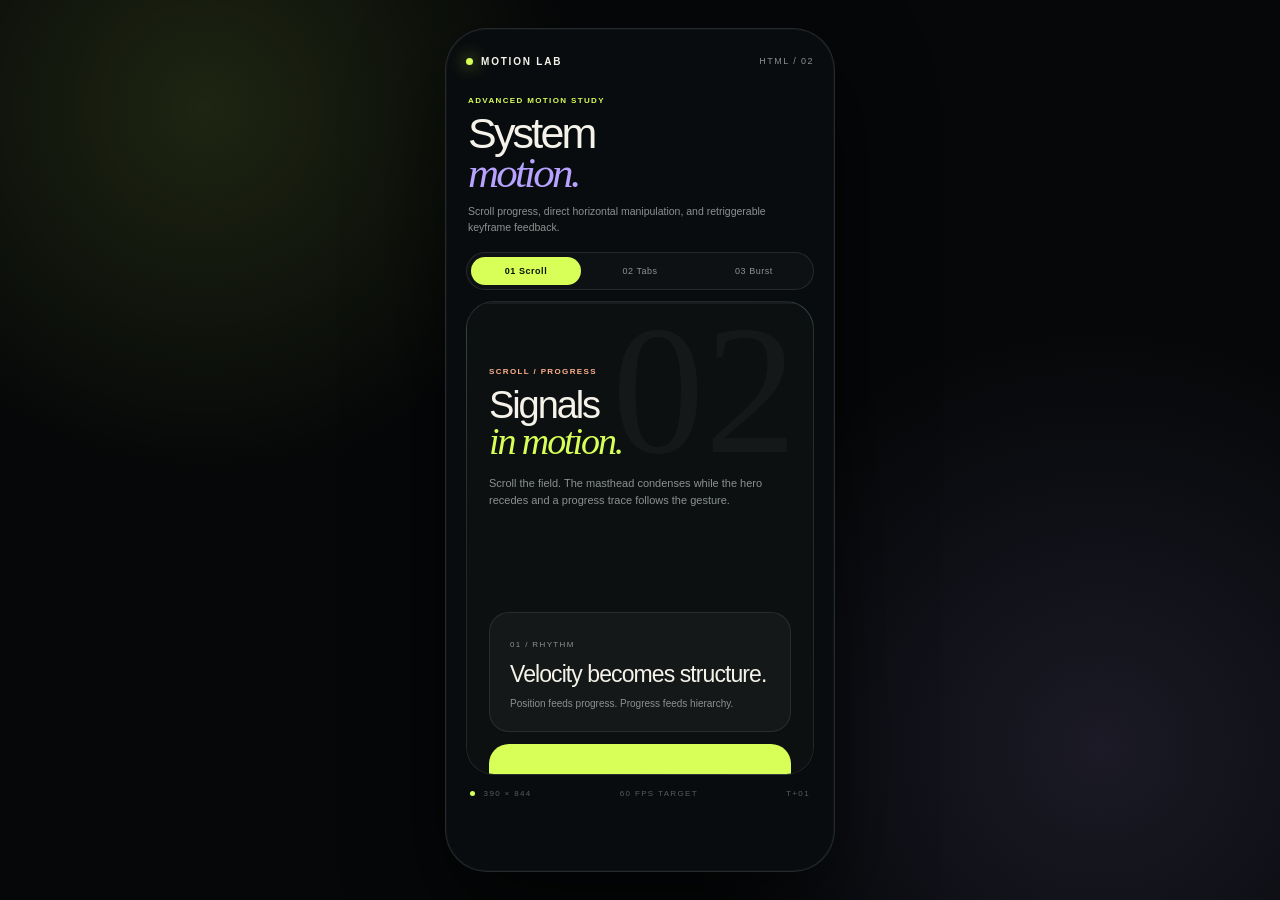
<file: assets/html-motion-lab-02/index.html>
<!doctype html>
<html lang="zh-CN">
  <head>
    <meta charset="UTF-8" />
    <meta name="viewport" content="width=device-width, initial-scale=1, viewport-fit=cover" />
    <meta name="theme-color" content="#080b0d" />
    <title>Motion Lab 02 · HTML reference</title>
    <link rel="stylesheet" href="./styles.css" />
  </head>
  <body>
    <main class="device" aria-label="Motion Lab 02 reference app">
      <header class="topbar">
        <div class="brand"><span class="brand-dot"></span><span>MOTION LAB</span></div>
        <span class="build-tag">HTML / 02</span>
      </header>

      <section class="intro">
        <p class="eyebrow">ADVANCED MOTION STUDY</p>
        <h1>System<br /><em>motion.</em></h1>
        <p class="intro-copy">Scroll progress, direct horizontal manipulation, and retriggerable keyframe feedback.</p>
      </section>

      <nav class="scene-switch" aria-label="Batch two scenes">
        <button class="scene-tab is-active" type="button" data-scene-button="scroll" aria-selected="true">01 Scroll</button>
        <button class="scene-tab" type="button" data-scene-button="tabs" aria-selected="false">02 Tabs</button>
        <button class="scene-tab" type="button" data-scene-button="burst" aria-selected="false">03 Burst</button>
      </nav>

      <section class="stage" id="stage" aria-live="polite">
        <section class="scene scene-scroll is-active" data-scene-panel="scroll" aria-label="Scroll-linked header">
          <div class="scroll-progress"><i id="scrollProgress"></i></div>
          <div class="compact-bar" id="compactBar">
            <span>FIELD NOTES</span>
            <span>00 — 03</span>
          </div>
          <div class="scroll-view" id="scrollView">
            <article class="scroll-hero" id="scrollHero">
              <div class="hero-number">02</div>
              <p class="scene-kicker">SCROLL / PROGRESS</p>
              <h2>Signals<br /><em>in motion.</em></h2>
              <p>Scroll the field. The masthead condenses while the hero recedes and a progress trace follows the gesture.</p>
            </article>
            <div class="feed-list">
              <article class="feed-card">
                <span>01 / RHYTHM</span>
                <h3>Velocity becomes structure.</h3>
                <p>Position feeds progress. Progress feeds hierarchy.</p>
              </article>
              <article class="feed-card acid">
                <span>02 / PERCEPTION</span>
                <h3>The header remembers.</h3>
                <p>A sticky surface keeps context while content moves beneath it.</p>
              </article>
              <article class="feed-card">
                <span>03 / REST</span>
                <h3>Stop at a readable frame.</h3>
                <p>The motion trace settles without overshooting the content.</p>
              </article>
            </div>
          </div>
        </section>

        <section class="scene scene-tabs" data-scene-panel="tabs" aria-label="Swipeable segmented tabs">
          <div class="scene-head">
            <p class="scene-kicker">GESTURE / SWIPE</p>
            <h2>Three signals.</h2>
          </div>
          <div class="segmented" id="segmented">
            <div class="tab-pill" id="tabPill"></div>
            <button class="tab-choice is-active" type="button" data-tab-button="0">Pulse</button>
            <button class="tab-choice" type="button" data-tab-button="1">Drift</button>
            <button class="tab-choice" type="button" data-tab-button="2">Orbit</button>
          </div>
          <div class="tab-viewport" id="tabViewport">
            <div class="tab-track" id="tabTrack">
              <article class="tab-panel panel-pulse">
                <div class="panel-orbit"><i></i><i></i><i></i></div>
                <span>01 / PULSE</span>
                <h3>Short intervals, clear response.</h3>
                <p>Tap a segment or drag the surface horizontally.</p>
              </article>
              <article class="tab-panel panel-drift">
                <div class="drift-lines"><i></i><i></i><i></i><i></i></div>
                <span>02 / DRIFT</span>
                <h3>Movement that keeps its place.</h3>
                <p>The selected index owns the indicator and content.</p>
              </article>
              <article class="tab-panel panel-orbit">
                <div class="orbit-ring"><i></i></div>
                <span>03 / ORBIT</span>
                <h3>One system, three expressions.</h3>
                <p>Release snaps to the nearest stable state.</p>
              </article>
            </div>
          </div>
          <div class="tab-foot"><span id="tabState">INDEX 00</span><span>DRAG OR TAP</span></div>
        </section>

        <section class="scene scene-burst" data-scene-panel="burst" aria-label="Retriggerable keyframe burst">
          <div class="scene-head burst-head">
            <p class="scene-kicker">KEYFRAME / RETRIGGER</p>
            <h2>Make it land.</h2>
          </div>
          <div class="burst-zone" id="burstZone">
            <div class="burst-ring ring-a" data-burst-ring></div>
            <div class="burst-ring ring-b" data-burst-ring></div>
            <div class="burst-ring ring-c" data-burst-ring></div>
            <div class="particle-field" id="particleField"></div>
            <button class="burst-button" id="burstButton" type="button" aria-label="Trigger reaction">
              <span>✦</span>
            </button>
          </div>
          <div class="burst-meta">
            <div><span>REACTIONS</span><strong id="reactionCount">128</strong></div>
            <button class="motion-toggle" id="motionToggle" type="button" aria-pressed="true">MOTION ON</button>
          </div>
          <p class="burst-note">Tap repeatedly. The keyframe sequence restarts from the current visual state; rings and particles are cancelled before re-entry.</p>
        </section>
      </section>

      <footer class="dock">
        <span><i class="dock-dot"></i> 390 × 844</span>
        <span>60 FPS TARGET</span>
        <span id="clock">T+00</span>
      </footer>
    </main>

    <script src="./app.js"></script>
  </body>
</html>
</file>
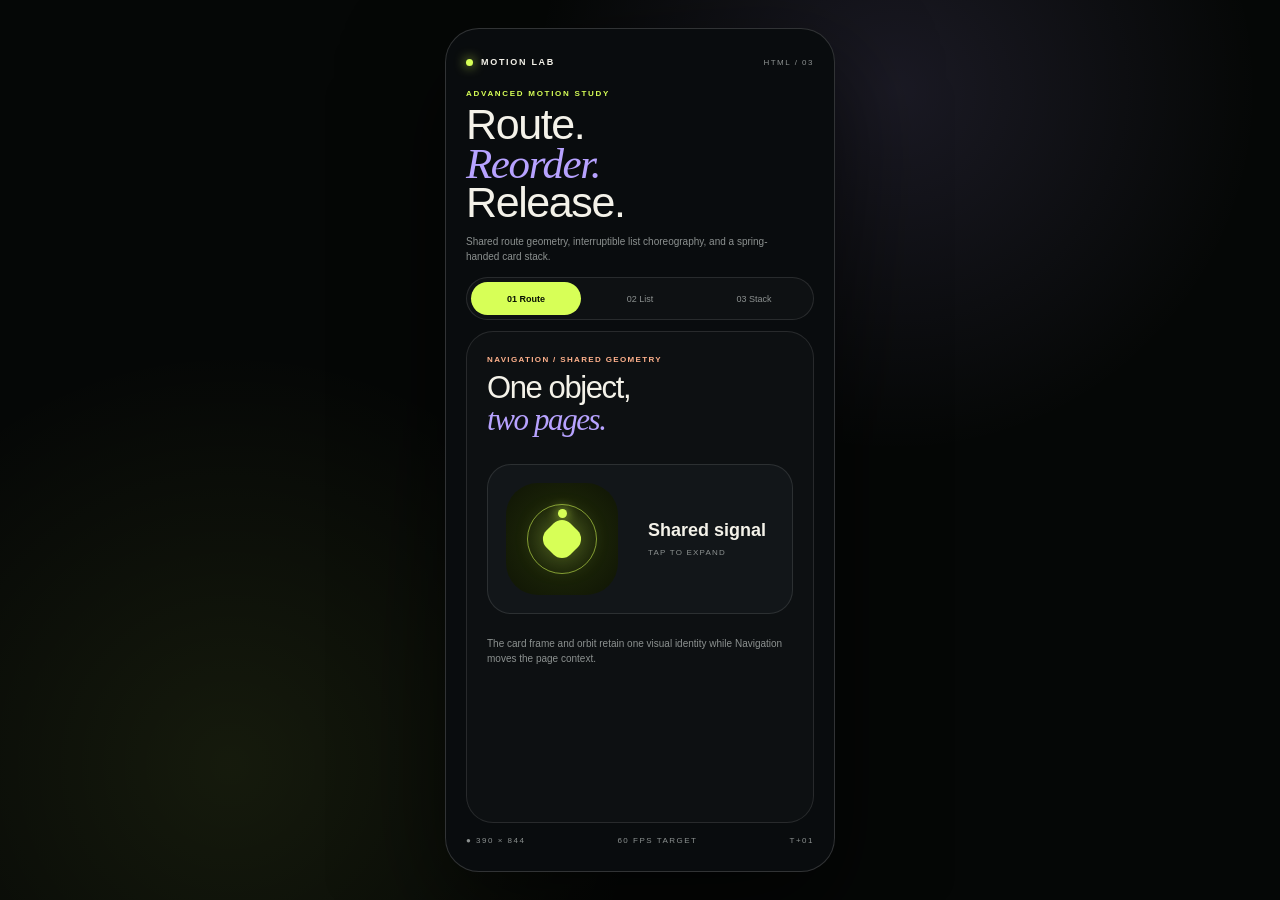
<file: assets/html-motion-lab-03/index.html>
<!doctype html>
<html lang="zh-CN">
  <head>
    <meta charset="UTF-8" />
    <meta name="viewport" content="width=device-width, initial-scale=1, viewport-fit=cover" />
    <meta name="theme-color" content="#080b0d" />
    <title>Motion Lab 03 · HTML reference</title>
    <link rel="stylesheet" href="./styles.css" />
  </head>
  <body>
    <main class="device" aria-label="Motion Lab 03 reference app">
      <header class="topbar">
        <div class="brand"><span class="brand-dot"></span><span>MOTION LAB</span></div>
        <span class="build-tag">HTML / 03</span>
      </header>

      <section class="intro">
        <p class="eyebrow">ADVANCED MOTION STUDY</p>
        <h1>Route.<br /><em>Reorder.</em><br />Release.</h1>
        <p class="intro-copy">Shared route geometry, interruptible list choreography, and a spring-handed card stack.</p>
      </section>

      <nav class="scene-switch" aria-label="Batch three scenes">
        <button class="scene-tab is-active" type="button" data-scene-button="route" aria-selected="true">01 Route</button>
        <button class="scene-tab" type="button" data-scene-button="list" aria-selected="false">02 List</button>
        <button class="scene-tab" type="button" data-scene-button="stack" aria-selected="false">03 Stack</button>
      </nav>

      <section class="stage" id="stage" aria-live="polite">
        <section class="scene scene-route is-active" data-scene-panel="route" aria-label="Navigation shared geometry">
          <div class="route-home" id="routeHome">
            <div class="scene-head">
              <p class="scene-kicker">NAVIGATION / SHARED GEOMETRY</p>
              <h2>One object,<br /><em>two pages.</em></h2>
            </div>
            <button class="route-card" id="routeCard" type="button" aria-label="Open shared route">
              <span class="route-visual" id="routeVisual">
                <i class="route-orbit"></i>
                <i class="route-core"></i>
              </span>
              <span class="route-copy"><b>Shared signal</b><small>TAP TO EXPAND</small></span>
            </button>
            <p class="scene-note">The card frame and orbit retain one visual identity while Navigation moves the page context.</p>
          </div>
          <article class="route-detail" id="routeDetail" aria-hidden="true">
            <button class="detail-close" id="detailClose" type="button" aria-label="Close detail">←</button>
            <p class="scene-kicker">ROUTE / DETAIL</p>
            <h2>Context stays<br /><em>continuous.</em></h2>
            <div class="detail-hero" id="detailHero">
              <span class="detail-visual" id="detailVisual">
                <i class="route-orbit"></i>
                <i class="route-core"></i>
              </span>
              <div class="detail-lines"><i></i><i></i><i></i></div>
            </div>
            <div class="detail-meta">
              <span>IDENTITY LOCKED</span>
              <strong>03 / ROUTE</strong>
            </div>
            <p class="scene-note">Push and pop run inside one explicit animated boundary so the shared element and page surface arrive together.</p>
          </article>
        </section>

        <section class="scene scene-list" data-scene-panel="list" aria-label="Interruptible list insertion and removal">
          <div class="scene-head">
            <p class="scene-kicker">LIST / INTERRUPTIBLE</p>
            <h2>Change without<br /><em>a hard cut.</em></h2>
          </div>
          <div class="list-toolbar">
            <button class="mini-button acid" id="addRow" type="button">ADD</button>
            <button class="mini-button" id="removeRow" type="button">REMOVE</button>
            <button class="mini-button danger" id="chaosRows" type="button">RAPID</button>
          </div>
          <div class="row-list" id="rowList" aria-label="Animated rows"></div>
          <div class="list-footer"><span id="rowCount">04 ROWS</span><span>LAYOUT OWNED BY STATE</span></div>
        </section>

        <section class="scene scene-stack" data-scene-panel="stack" aria-label="Draggable card stack">
          <div class="scene-head">
            <p class="scene-kicker">GESTURE / INERTIA</p>
            <h2>Drag. Tilt.<br /><em>Release.</em></h2>
          </div>
          <div class="stack-field" id="stackField">
            <article class="stack-card stack-back card-three"><span>03</span><small>PERSPECTIVE</small></article>
            <article class="stack-card stack-back card-two"><span>02</span><small>VELOCITY</small></article>
            <article class="stack-card stack-top" id="stackTop">
              <span class="card-index" id="stackIndex">01</span>
              <div class="card-glyph"><i></i></div>
              <strong id="stackTitle">Spring handed.</strong>
              <small>DRAG OR FLING THE TOP CARD</small>
            </article>
          </div>
          <div class="stack-footer"><span>THRESHOLD 110</span><button class="mini-button" id="resetStack" type="button">RESET</button></div>
        </section>
      </section>

      <footer class="footer">
        <span>● 390 × 844</span><span>60 FPS TARGET</span><span id="clock">T+00</span>
      </footer>
    </main>
    <script src="./app.js"></script>
  </body>
</html>
</file>
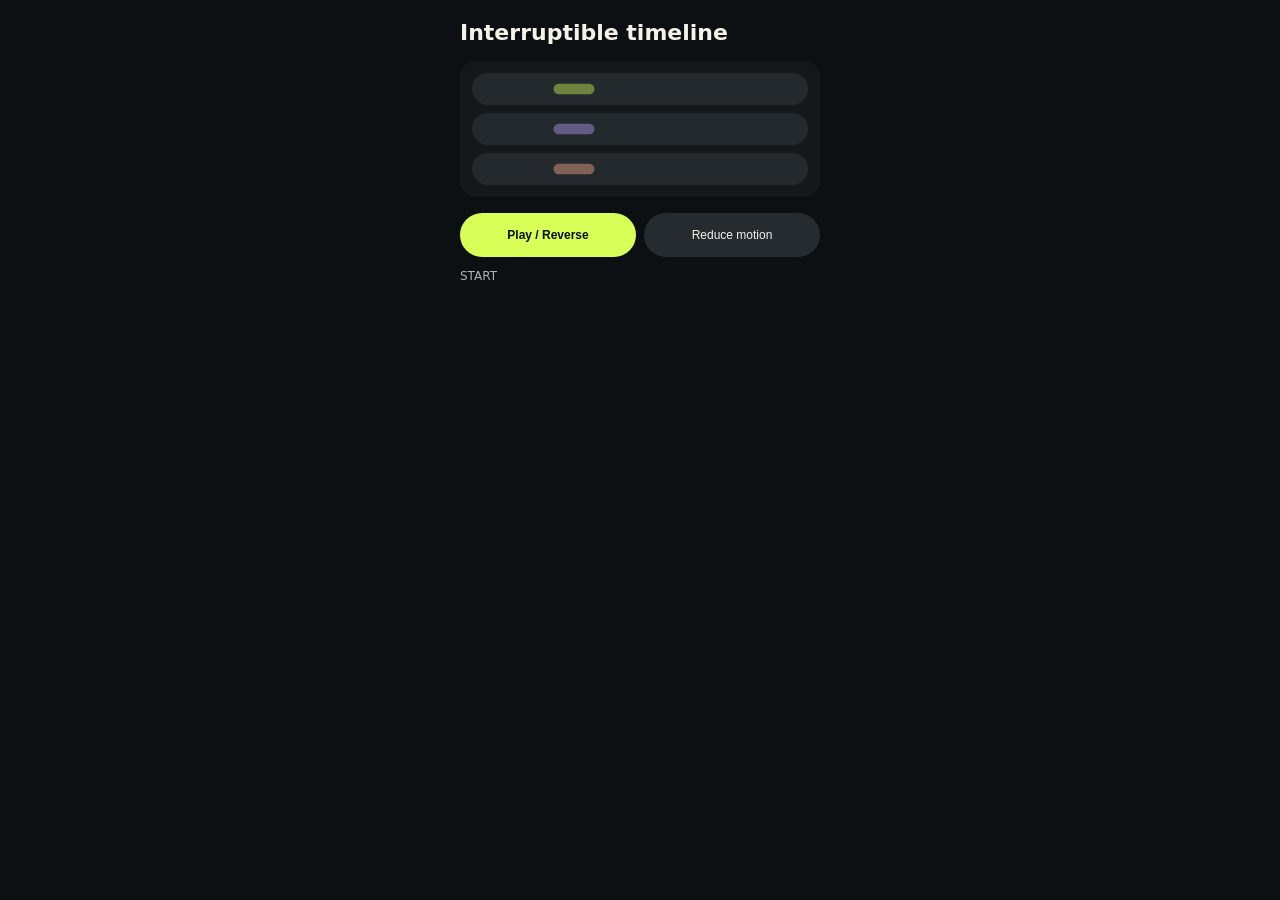
<file: assets/html-motion-lab-04/index.html>
<!doctype html>
<html lang="en">
<meta charset="utf-8">
<meta name="viewport" content="width=device-width,initial-scale=1">
<title>Interruptible timeline</title>
<style>
  * { box-sizing: border-box; }
  body { margin: 0; padding: 20px; background: #0d1012; color: #f4f2e9; font: 16px system-ui, sans-serif; }
  main { max-width: 360px; margin: auto; }
  h1 { font-size: 22px; margin: 0 0 16px; }
  #tracks { display: grid; justify-items: center; gap: 8px; padding: 12px; background: #14181b; border-radius: 16px; }
  .track { display: grid; place-items: center; width: 100%; height: 32px; border-radius: 16px; background: #24292d; }
  .mark { width: 54px; height: 14px; border-radius: 7px; }
  .track:nth-child(1) .mark { background: #d7ff57; }
  .track:nth-child(2) .mark { background: #b7a2ff; }
  .track:nth-child(3) .mark { background: #ffb18c; }
  .actions { display: flex; gap: 8px; margin-top: 16px; }
  button { flex: 1; height: 44px; border: 0; border-radius: 22px; background: #262b30; color: #f4f2e9; font-size: 12px; }
  #play { background: #d7ff57; color: #081004; font-weight: bold; }
  #status { color: #aeb4b5; font-size: 12px; }
</style>
<main>
  <h1>Interruptible timeline</h1>
  <div id="tracks" aria-hidden="true">
    <div class="track"><div class="mark"></div></div>
    <div class="track"><div class="mark"></div></div>
    <div class="track"><div class="mark"></div></div>
  </div>
  <div class="actions">
    <button id="play" aria-pressed="false">Play / Reverse</button>
    <button id="reduce" aria-pressed="false">Reduce motion</button>
  </div>
  <p id="status">START</p>
</main>
<script>
  const duration = 1400;
  const marks = [...document.querySelectorAll('.mark')];
  const windows = [[0, 0.62], [0.17, 0.78], [0.34, 1]];
  const play = document.querySelector('#play');
  const reduce = document.querySelector('#reduce');
  const status = document.querySelector('#status');
  let progress = 0;
  let goal = 0;
  let frame = 0;
  let reduced = matchMedia('(prefers-reduced-motion: reduce)').matches;

  const ease = (p) => p * p * (3 - 2 * p);
  function render(p) {
    progress = p;
    marks.forEach((mark, index) => {
      const [start, end] = windows[index];
      const local = Math.max(0, Math.min(1, (p - start) / (end - start)));
      const arrive = ease(Math.min(1, local / 0.8));
      const settle = ease(Math.max(0, (local - 0.8) / 0.2));
      mark.style.transform = `translateX(${-66 + 140 * arrive - 8 * settle}px) scale(${0.76 + 0.29 * arrive - 0.05 * settle})`;
      mark.style.opacity = 0.42 + 0.58 * arrive;
    });
  }

  function stopAtGoal() {
    render(goal);
    status.textContent = goal ? 'END' : 'START';
  }

  function toggle() {
    goal = 1 - goal;
    play.setAttribute('aria-pressed', Boolean(goal));
    cancelAnimationFrame(frame);
    const from = progress;
    const span = duration * Math.abs(goal - from);
    if (reduced || span < 1) {
      stopAtGoal();
      return;
    }
    status.textContent = goal ? 'FORWARD' : 'REVERSE';
    const start = performance.now();
    function tick(now) {
      const t = Math.max(0, Math.min(1, (now - start) / span));
      if (t === 1) stopAtGoal();
      else {
        render(from + (goal - from) * t);
        frame = requestAnimationFrame(tick);
      }
    }
    frame = requestAnimationFrame(tick);
  }

  play.addEventListener('click', toggle);
  reduce.setAttribute('aria-pressed', reduced);
  reduce.addEventListener('click', () => {
    reduced = !reduced;
    reduce.setAttribute('aria-pressed', reduced);
    if (reduced) {
      cancelAnimationFrame(frame);
      stopAtGoal();
    }
  });
  window.motionLab = { toggleTimeline: () => play.click() };
  render(0);
</script>
</html>
</file>
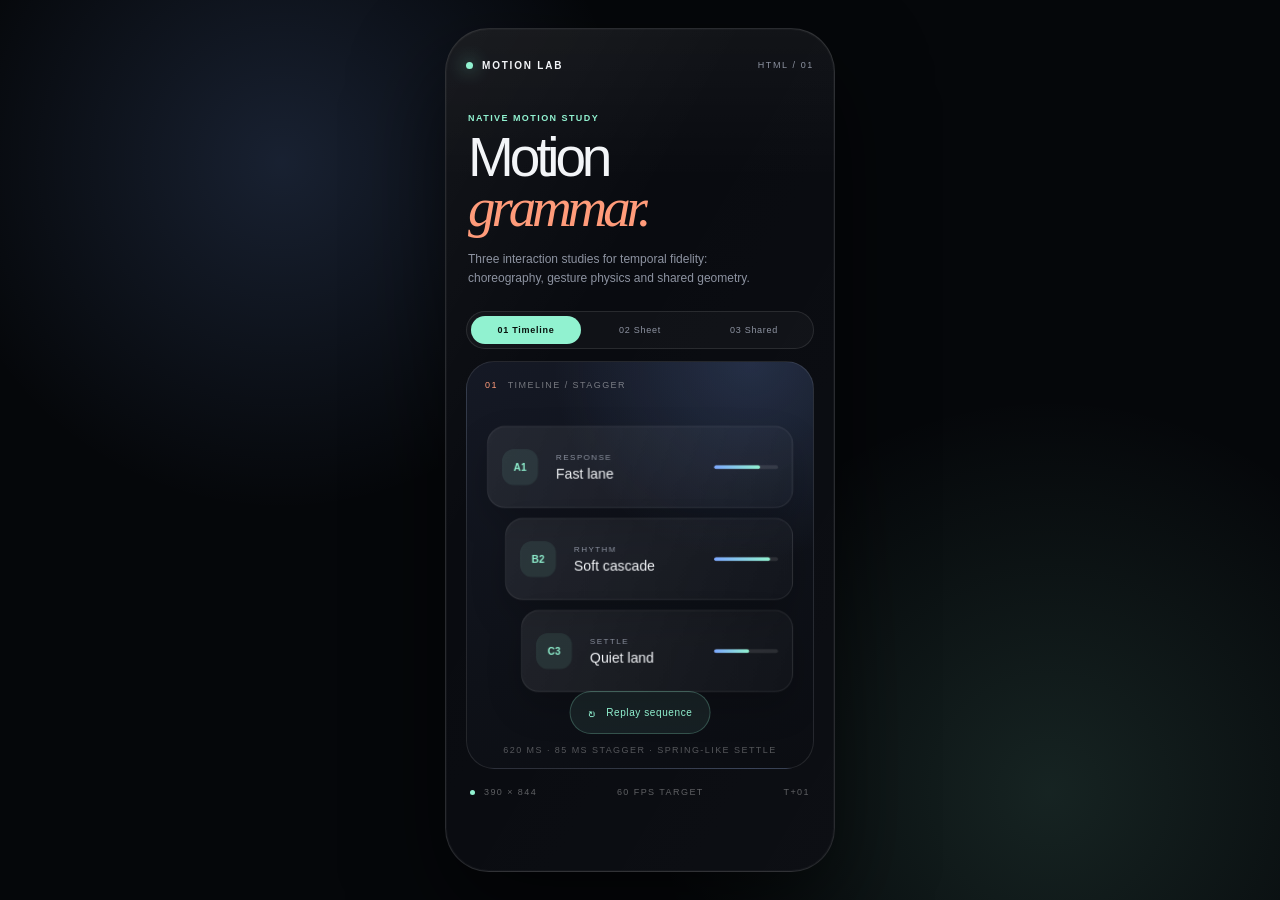
<file: assets/html-motion-lab/index.html>
<!doctype html>
<html lang="zh-CN">
  <head>
    <meta charset="UTF-8" />
    <meta name="viewport" content="width=device-width, initial-scale=1, viewport-fit=cover" />
    <meta name="theme-color" content="#090b10" />
    <title>Motion Lab · HTML reference</title>
    <link rel="stylesheet" href="./styles.css" />
  </head>
  <body>
    <main class="device" id="device" aria-label="Motion Lab reference app">
      <header class="topbar">
        <div class="brand">
          <span class="brand-signal" aria-hidden="true"></span>
          <span>MOTION LAB</span>
        </div>
        <span class="build-tag">HTML / 01</span>
      </header>

      <section class="intro" aria-labelledby="page-title">
        <p class="eyebrow">NATIVE MOTION STUDY</p>
        <h1 id="page-title">Motion<br /><em>grammar.</em></h1>
        <p class="intro-copy">Three interaction studies for temporal fidelity: choreography, gesture physics and shared geometry.</p>
      </section>

      <nav class="scene-switch" aria-label="Motion scenes">
        <button class="scene-tab is-active" type="button" data-scene-button="stack" aria-selected="true">01 Timeline</button>
        <button class="scene-tab" type="button" data-scene-button="sheet" aria-selected="false">02 Sheet</button>
        <button class="scene-tab" type="button" data-scene-button="orb" aria-selected="false">03 Shared</button>
      </nav>

      <section class="stage" id="stage" aria-live="polite">
        <section class="scene scene-stack is-active" data-scene-panel="stack" aria-label="Staggered timeline">
          <div class="scene-label"><span>01</span> TIMELINE / STAGGER</div>
          <div class="stack-list" id="stackList">
            <article class="stack-card" data-stack-card>
              <div class="card-index">A1</div>
              <div class="card-copy">
                <span>RESPONSE</span>
                <strong>Fast lane</strong>
              </div>
              <div class="card-meter"><i style="--meter: 72%"></i></div>
            </article>
            <article class="stack-card" data-stack-card>
              <div class="card-index">B2</div>
              <div class="card-copy">
                <span>RHYTHM</span>
                <strong>Soft cascade</strong>
              </div>
              <div class="card-meter"><i style="--meter: 88%"></i></div>
            </article>
            <article class="stack-card" data-stack-card>
              <div class="card-index">C3</div>
              <div class="card-copy">
                <span>SETTLE</span>
                <strong>Quiet land</strong>
              </div>
              <div class="card-meter"><i style="--meter: 54%"></i></div>
            </article>
          </div>
          <button class="replay-button" id="replayStack" type="button">
            <span aria-hidden="true">↻</span>
            Replay sequence
          </button>
          <p class="stage-hint">620 ms · 85 ms stagger · spring-like settle</p>
        </section>

        <section class="scene scene-sheet" data-scene-panel="sheet" aria-label="Spring bottom sheet">
          <div class="scene-label"><span>02</span> GESTURE / SPRING</div>
          <div class="sheet-context">
            <p class="context-kicker">NOW PLAYING</p>
            <h2>Quiet signal</h2>
            <p>Harbor lights · 04:18</p>
            <div class="waveform" aria-hidden="true">
              <i></i><i></i><i></i><i></i><i></i><i></i><i></i><i></i><i></i><i></i><i></i><i></i>
            </div>
          </div>
          <button class="sheet-prompt" id="sheetPrompt" type="button">TAP OR PULL UP</button>
          <div class="sheet-scrim" id="sheetScrim" aria-hidden="true"></div>
          <article class="bottom-sheet" id="bottomSheet" aria-label="Playback controls">
            <div class="sheet-handle" aria-hidden="true"><i></i></div>
            <div class="sheet-content">
              <div class="sheet-heading">
                <div>
                  <p class="context-kicker">PLAYBACK</p>
                  <h2>Quiet signal</h2>
                </div>
                <span class="status-pill" id="sheetState">closed</span>
              </div>
              <div class="track-line"><i id="sheetTrack"></i></div>
              <div class="time-row"><span>01:12</span><span>04:18</span></div>
              <div class="transport-row" aria-hidden="true">
                <span>‹</span><strong>▶</strong><span>›</span>
              </div>
              <p class="sheet-note">Drag the surface. Release above the threshold or with upward velocity; the sheet inherits motion instead of restarting.</p>
            </div>
          </article>
        </section>

        <section class="scene scene-orb" data-scene-panel="orb" aria-label="Shared element transition">
          <div class="scene-label"><span>03</span> GEOMETRY / SHARED</div>
          <article class="orb-home" id="orbHome">
            <div class="orb-thumb-space" id="orbThumbSpace" aria-hidden="true"></div>
            <p class="context-kicker">FEATURED OBJECT</p>
            <h2>Meridian orb</h2>
            <p>A shared element keeps identity while its frame, scale and corner radius change.</p>
            <button class="orb-action" id="openDetail" type="button">Open object <span aria-hidden="true">↗</span></button>
          </article>
          <article class="orb-detail" id="orbDetail" aria-hidden="true">
            <button class="close-button" id="closeDetail" type="button" aria-label="Close detail">×</button>
            <div class="orb-hero-space" id="orbHeroSpace" aria-hidden="true"></div>
            <div class="orb-detail-copy">
              <p class="context-kicker">OBJECT 07</p>
              <h2>Meridian<br />orb</h2>
              <p>Geometry transition. One object becomes the destination surface without a fade-shaped handoff.</p>
              <div class="detail-meta"><span>RADIUS 50%</span><span>FRAME 1 → 1.8</span></div>
            </div>
          </article>
          <div class="shared-orb" id="sharedOrb" aria-hidden="true"><span>M</span></div>
        </section>
      </section>

      <footer class="dock">
        <span><i class="dock-dot"></i> 390 × 844</span>
        <span>60 FPS TARGET</span>
        <span id="clock">00:00</span>
      </footer>
    </main>

    <script src="./app.js"></script>
  </body>
</html>
</file>
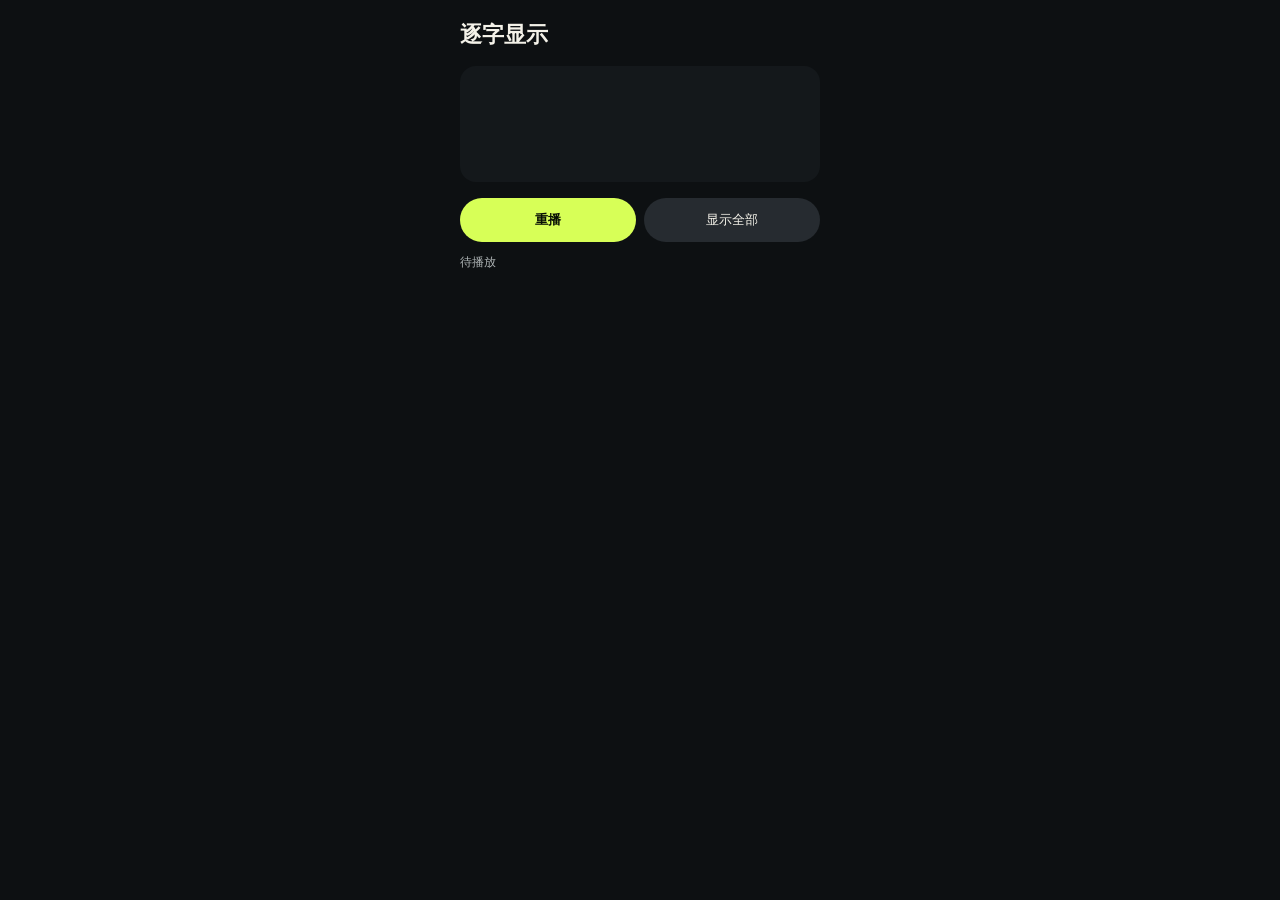
<file: assets/text-reveal/index.html>
<!doctype html>
<html lang="zh-CN">
<meta charset="utf-8">
<meta name="viewport" content="width=device-width,initial-scale=1">
<title>逐字显示</title>
<style>
  * { box-sizing: border-box; }
  body { margin: 0; padding: 20px; background: #0d1012; color: #f4f2e9; font-family: system-ui, sans-serif; }
  main { max-width: 360px; margin: auto; }
  h1 { font-size: 22px; line-height: 30px; margin: 0 0 16px; }
  .stage { display: grid; place-items: center; height: 116px; background: #14181b; border-radius: 16px; }
  .phrase { display: flex; gap: 4px; margin: 0; color: #d7ff57; font-size: 32px; font-weight: 600; line-height: 44px; white-space: nowrap; }
  .glyph { opacity: 0; transform: translateY(12px); }
  .actions { display: flex; gap: 8px; margin-top: 16px; }
  button { flex: 1; height: 44px; border: 0; border-radius: 22px; background: #262b30; color: #f4f2e9; font-size: 13px; }
  #play { background: #d7ff57; color: #081004; font-weight: bold; }
  #status { color: #aeb4b5; font-size: 12px; }
</style>
<main>
  <h1>逐字显示</h1>
  <div class="stage">
    <div class="phrase" id="phrase" role="group" aria-label="字句依次亮起。"></div>
  </div>
  <div class="actions">
    <button id="play">重播</button>
    <button id="show">显示全部</button>
  </div>
  <p id="status">待播放</p>
</main>
<script>
  const phrase = document.querySelector('#phrase');
  const status = document.querySelector('#status');
  const play = document.querySelector('#play');
  const glyphs = Array.from(phrase.getAttribute('aria-label'), (character) => {
    const glyph = document.createElement('span');
    glyph.className = 'glyph';
    glyph.textContent = character;
    glyph.setAttribute('aria-hidden', 'true');
    phrase.append(glyph);
    return glyph;
  });
  const stagger = 105;
  const reveal = 230;
  const duration = (glyphs.length - 1) * stagger + reveal;
  const reducedMotion = matchMedia('(prefers-reduced-motion: reduce)');
  let frame = 0;

  function render(elapsed) {
    glyphs.forEach((glyph, index) => {
      const p = Math.max(0, Math.min(1, (elapsed - index * stagger) / reveal));
      const eased = p * p * (3 - 2 * p);
      glyph.style.opacity = eased;
      glyph.style.transform = `translateY(${12 * (1 - eased)}px)`;
    });
  }

  function showAll() {
    cancelAnimationFrame(frame);
    render(duration);
    status.textContent = '已显示';
  }

  play.addEventListener('click', () => {
    cancelAnimationFrame(frame);
    if (reducedMotion.matches) {
      showAll();
      return;
    }
    render(0);
    status.textContent = '播放中';
    const start = performance.now();
    function tick(now) {
      const elapsed = now - start;
      if (elapsed >= duration) showAll();
      else {
        render(elapsed);
        frame = requestAnimationFrame(tick);
      }
    }
    frame = requestAnimationFrame(tick);
  });
  document.querySelector('#show').addEventListener('click', showAll);
</script>
</html>
</file>
<file: assets/html-motion-lab-02/styles.css>
:root {
  color-scheme: dark;
  --ink: #f4f2e9;
  --muted: #8c9190;
  --line: rgba(255, 255, 255, 0.1);
  --acid: #d7ff57;
  --lilac: #b7a2ff;
  --cyan: #8de8e1;
  --warm: #ffb18c;
  --ease-out: cubic-bezier(0.2, 0.8, 0.2, 1);
  font-family: Inter, "SF Pro Display", "HarmonyOS Sans SC", "PingFang SC", "Microsoft YaHei", sans-serif;
}

* { box-sizing: border-box; }
html, body { margin: 0; min-height: 100%; }
body {
  min-height: 100dvh;
  display: grid;
  place-items: center;
  overflow: hidden;
  color: var(--ink);
  background:
    radial-gradient(circle at 16% 12%, rgba(215, 255, 87, 0.12), transparent 28%),
    radial-gradient(circle at 86% 83%, rgba(183, 162, 255, 0.12), transparent 32%),
    #050708;
}
button { font: inherit; }

.device {
  position: relative;
  width: min(390px, 100vw);
  height: min(844px, 100dvh);
  overflow: hidden;
  padding: 20px 20px 14px;
  border: 1px solid rgba(255,255,255,0.12);
  border-radius: 42px;
  background: #090c0e;
  box-shadow: 0 38px 90px rgba(0,0,0,0.6), inset 0 0 0 1px rgba(255,255,255,0.03);
}
.topbar, .intro, .scene-switch, .stage, .dock { position: relative; z-index: 1; }
.topbar { display: flex; align-items: center; justify-content: space-between; height: 24px; }
.brand { display: flex; align-items: center; gap: 8px; font-size: 10px; font-weight: 800; letter-spacing: 0.18em; }
.brand-dot { width: 7px; height: 7px; border-radius: 50%; background: var(--acid); box-shadow: 0 0 17px var(--acid); }
.build-tag { color: var(--muted); font-size: 9px; letter-spacing: 0.16em; }

.intro { padding: 23px 2px 16px; }
.eyebrow, .scene-kicker, .dock, .feed-card > span, .tab-panel > span, .burst-meta span {
  font-size: 8px;
  letter-spacing: 0.17em;
  text-transform: uppercase;
}
.eyebrow { margin: 0 0 9px; color: var(--acid); font-weight: 800; }
.intro h1 { margin: 0; font-size: 43px; line-height: 0.9; letter-spacing: -0.065em; font-weight: 520; }
.intro h1 em { color: var(--lilac); font-family: Georgia, "Times New Roman", serif; font-weight: 400; }
.intro-copy { max-width: 315px; margin: 12px 0 0; color: var(--muted); font-size: 10.5px; line-height: 1.5; }

.scene-switch { display: flex; gap: 4px; padding: 4px; border: 1px solid var(--line); border-radius: 99px; background: rgba(255,255,255,0.025); }
.scene-tab {
  flex: 1;
  padding: 9px 3px;
  border: 0;
  border-radius: 99px;
  color: var(--muted);
  background: transparent;
  font-size: 9px;
  letter-spacing: 0.06em;
  cursor: pointer;
  transition: color 180ms ease, background 180ms ease, transform 180ms var(--ease-out);
}
.scene-tab:active { transform: scale(0.96); }
.scene-tab.is-active { color: #081004; background: var(--acid); font-weight: 800; }

.stage {
  position: relative;
  height: 474px;
  margin-top: 11px;
  overflow: hidden;
  border: 1px solid var(--line);
  border-radius: 28px;
  background:
    radial-gradient(circle at 100% 0%, rgba(141,232,225,0.12), transparent 37%),
    linear-gradient(160deg, #13181a 0%, #0d1012 65%, #090c0e 100%);
}
.scene { display: none; position: absolute; inset: 0; overflow: hidden; }
.scene.is-active { display: block; }
.scene-kicker { margin: 0; color: var(--warm); font-weight: 800; }
.scene-scroll { background: #0c1011; }
.scroll-view { position: absolute; inset: 0; overflow-y: auto; overscroll-behavior: contain; scrollbar-width: none; padding: 0 22px 28px; }
.scroll-view::-webkit-scrollbar { display: none; }
.scroll-hero {
  position: relative;
  min-height: 310px;
  padding-top: 65px;
  will-change: transform, opacity;
  transform-origin: 50% 35%;
}
.hero-number {
  position: absolute;
  top: 14px;
  right: -6px;
  color: rgba(255,255,255,0.035);
  font-family: Georgia, "Times New Roman", serif;
  font-size: 185px;
  line-height: 0.8;
  pointer-events: none;
}
.scroll-hero h2, .scene-head h2, .tab-panel h3, .burst-head h2 {
  margin: 11px 0 0;
  font-size: 38px;
  line-height: 0.96;
  letter-spacing: -0.055em;
  font-weight: 500;
}
.scroll-hero h2 em { color: var(--acid); font-family: Georgia, "Times New Roman", serif; font-weight: 400; }
.scroll-hero > p:not(.scene-kicker) { max-width: 278px; margin: 15px 0 0; color: var(--muted); font-size: 11px; line-height: 1.55; }
.compact-bar {
  position: absolute;
  z-index: 3;
  top: 0;
  left: 0;
  right: 0;
  display: flex;
  align-items: center;
  justify-content: space-between;
  height: 46px;
  padding: 0 20px;
  border-bottom: 1px solid rgba(255,255,255,0.08);
  background: rgba(9,12,14,0.82);
  backdrop-filter: blur(16px);
  color: var(--ink);
  font-size: 8px;
  font-weight: 700;
  letter-spacing: 0.16em;
  opacity: 0;
  transform: translateY(-12px);
  pointer-events: none;
  will-change: opacity, transform;
}
.scroll-progress { position: absolute; z-index: 4; top: 0; left: 0; right: 0; height: 2px; background: rgba(255,255,255,0.05); }
.scroll-progress i { display: block; width: 100%; height: 100%; background: linear-gradient(90deg, var(--acid), var(--cyan)); transform: scaleX(0); transform-origin: 0 50%; }
.feed-list { display: flex; flex-direction: column; gap: 12px; padding-bottom: 46px; }
.feed-card { padding: 20px; border: 1px solid rgba(255,255,255,0.09); border-radius: 20px; background: rgba(255,255,255,0.035); }
.feed-card.acid { color: #0a1105; background: var(--acid); border-color: transparent; }
.feed-card > span { color: var(--muted); }
.feed-card.acid > span { color: rgba(10,17,5,0.55); }
.feed-card h3 { margin: 12px 0 0; font-size: 23px; line-height: 1.03; letter-spacing: -0.04em; font-weight: 500; }
.feed-card p { margin: 9px 0 0; color: var(--muted); font-size: 10px; line-height: 1.5; }
.feed-card.acid p { color: rgba(10,17,5,0.62); }

.scene-tabs { padding: 24px 18px 16px; }
.scene-head { padding: 0 6px; }
.scene-head h2 { font-size: 32px; }
.segmented {
  position: relative;
  display: flex;
  align-items: center;
  height: 40px;
  margin: 20px 0 12px;
  padding: 4px;
  border: 1px solid var(--line);
  border-radius: 99px;
  background: rgba(255,255,255,0.025);
}
.tab-pill {
  position: absolute;
  top: 4px;
  bottom: 4px;
  left: 4px;
  width: calc(33.333% - 2.67px);
  border-radius: 99px;
  background: var(--lilac);
  transform: translateX(0);
  transition: transform 440ms var(--ease-out);
  will-change: transform;
}
.tab-choice {
  position: relative;
  z-index: 1;
  flex: 1;
  height: 30px;
  border: 0;
  color: var(--muted);
  background: transparent;
  font-size: 9px;
  letter-spacing: 0.08em;
  cursor: pointer;
}
.tab-choice.is-active { color: #100c1f; font-weight: 800; }
.tab-viewport { height: 292px; overflow: hidden; border: 1px solid var(--line); border-radius: 22px; touch-action: none; }
.tab-track { display: flex; width: 100%; height: 100%; will-change: transform; }
.tab-panel { position: relative; flex: 0 0 100%; width: 100%; padding: 25px; overflow: hidden; }
.tab-panel > span { position: relative; z-index: 2; color: rgba(255,255,255,0.52); }
.tab-panel h3 { position: relative; z-index: 2; max-width: 240px; margin-top: 79px; font-size: 29px; }
.tab-panel p { position: relative; z-index: 2; margin: 9px 0 0; color: rgba(255,255,255,0.54); font-size: 10px; }
.panel-pulse { background: linear-gradient(160deg, #252037, #14121e); }
.panel-drift { background: linear-gradient(160deg, #182524, #0f1717); }
.panel-orbit { background: linear-gradient(160deg, #221c18, #14110f); }
.panel-orbit .orbit-ring { position: absolute; top: 28px; right: -16px; width: 174px; height: 174px; border: 1px solid rgba(255,177,140,0.35); border-radius: 50%; }
.orbit-ring i { position: absolute; top: 50%; left: 50%; width: 54px; height: 54px; border-radius: 50%; background: var(--warm); transform: translate(-50%, -50%); box-shadow: 0 0 34px rgba(255,177,140,0.35); }
.panel-orbit .orbit-ring::before { content: ""; position: absolute; inset: 27px; border: 1px dashed rgba(255,255,255,0.15); border-radius: 50%; }
.panel-pulse .panel-orbit { position: absolute; top: 30px; right: 12px; width: 160px; height: 160px; }
.panel-pulse .panel-orbit i { position: absolute; inset: 0; border: 1px solid rgba(183,162,255,0.33); border-radius: 50%; }
.panel-pulse .panel-orbit i:nth-child(2) { inset: 30px; }
.panel-pulse .panel-orbit i:nth-child(3) { inset: 60px; background: var(--lilac); box-shadow: 0 0 28px rgba(183,162,255,0.42); }
.drift-lines { position: absolute; top: 22px; right: 11px; display: flex; gap: 8px; transform: rotate(20deg); }
.drift-lines i { width: 5px; height: 122px; border-radius: 9px; background: linear-gradient(var(--cyan), transparent); opacity: 0.5; }
.drift-lines i:nth-child(2) { height: 164px; }
.drift-lines i:nth-child(3) { height: 95px; }
.tab-foot { display: flex; justify-content: space-between; padding: 12px 5px 0; color: rgba(255,255,255,0.34); font-size: 8px; letter-spacing: 0.14em; }
.scene-burst { padding: 24px 20px 16px; background: radial-gradient(circle at 50% 47%, rgba(215,255,87,0.08), transparent 36%), #0c1011; }
.burst-head { text-align: center; }
.burst-head h2 { margin-top: 8px; font-size: 32px; }
.burst-zone { position: relative; width: 100%; height: 250px; margin-top: 4px; }
.burst-button {
  position: absolute;
  z-index: 3;
  top: 50%;
  left: 50%;
  display: grid;
  place-items: center;
  width: 106px;
  height: 106px;
  border: 1px solid rgba(215,255,87,0.45);
  border-radius: 34px;
  color: #101500;
  background: var(--acid);
  box-shadow: 0 20px 55px rgba(215,255,87,0.2);
  font-size: 44px;
  transform: translate(-50%, -50%);
  cursor: pointer;
  will-change: transform;
}
.burst-button span { transform: translateY(-2px); }
.burst-ring {
  position: absolute;
  z-index: 1;
  top: 50%;
  left: 50%;
  width: 116px;
  height: 116px;
  border: 1px solid rgba(215,255,87,0.34);
  border-radius: 36px;
  opacity: 0;
  transform: translate(-50%, -50%) scale(0.7);
  will-change: transform, opacity;
}
.particle-field { position: absolute; inset: 0; z-index: 2; pointer-events: none; }
.particle {
  position: absolute;
  top: 50%;
  left: 50%;
  width: 7px;
  height: 7px;
  border-radius: 2px;
  opacity: 0;
  transform: translate(-50%, -50%);
  will-change: transform, opacity;
}
.burst-meta { display: flex; align-items: center; justify-content: space-between; padding: 0 4px 12px; border-bottom: 1px solid var(--line); }
.burst-meta > div { display: flex; align-items: baseline; gap: 12px; }
.burst-meta span { color: var(--muted); }
.burst-meta strong { font-size: 30px; font-weight: 500; letter-spacing: -0.04em; }
.motion-toggle { padding: 7px 10px; border: 1px solid var(--line); border-radius: 99px; color: var(--muted); background: transparent; font-size: 8px; letter-spacing: 0.12em; cursor: pointer; }
.motion-toggle[aria-pressed="true"] { color: var(--acid); border-color: rgba(215,255,87,0.24); }
.burst-note { margin: 12px 4px 0; color: var(--muted); font-size: 10px; line-height: 1.5; }

.dock { display: flex; align-items: center; justify-content: space-between; height: 38px; padding: 0 4px; color: rgba(255,255,255,0.32); }
.dock-dot { display: inline-block; width: 5px; height: 5px; margin-right: 5px; border-radius: 50%; background: var(--acid); }

@media (max-width: 430px), (max-height: 860px) {
  body { display: block; overflow: auto; background: #090c0e; }
  .device { width: 100vw; height: 100dvh; min-height: 730px; border: 0; border-radius: 0; box-shadow: none; }
}
@media (max-height: 760px) {
  .intro-copy { display: none; }
  .stage { height: 430px; }
  .tab-viewport { height: 250px; }
  .burst-zone { height: 210px; }
}
@media (prefers-reduced-motion: reduce) {
  *, *::before, *::after { scroll-behavior: auto !important; }
}
</file>
<file: assets/html-motion-lab-03/styles.css>
:root {
  --bg: #090c0e;
  --panel: #0d1012;
  --ink: #f4f2e9;
  --muted: #8c9190;
  --acid: #d7ff57;
  --violet: #b7a2ff;
  --mint: #8de8e1;
  --coral: #ffb18c;
  --line: rgba(255, 255, 255, 0.11);
  --soft-line: rgba(255, 255, 255, 0.055);
}
* { box-sizing: border-box; }
html, body { margin: 0; min-height: 100%; }
body {
  display: grid;
  place-items: center;
  min-height: 100vh;
  padding: 24px;
  background:
    radial-gradient(circle at 70% 10%, rgba(183, 162, 255, 0.12), transparent 30%),
    radial-gradient(circle at 18% 85%, rgba(215, 255, 87, 0.08), transparent 32%),
    #050706;
  color: var(--ink);
  font-family: Inter, "Helvetica Neue", Arial, sans-serif;
}
button { font: inherit; }
.device {
  width: 390px;
  height: 844px;
  overflow: hidden;
  display: flex;
  flex-direction: column;
  padding: 24px 20px 14px;
  border: 1px solid rgba(255, 255, 255, 0.16);
  border-radius: 34px;
  background: var(--bg);
  box-shadow: 0 38px 100px rgba(0, 0, 0, 0.58);
}
.topbar { display: flex; justify-content: space-between; align-items: center; min-height: 18px; }
.brand { display: flex; gap: 8px; align-items: center; font-size: 9px; font-weight: 800; letter-spacing: 1.7px; }
.brand-dot { width: 7px; height: 7px; border-radius: 50%; background: var(--acid); box-shadow: 0 0 12px var(--acid); }
.build-tag, .footer { color: var(--muted); font-size: 8px; letter-spacing: 1.5px; }
.intro { padding: 18px 0 13px; }
.eyebrow { margin: 0 0 7px; color: var(--acid); font-size: 8px; font-weight: 800; letter-spacing: 1.7px; }
h1, h2 { margin: 0; font-weight: 520; letter-spacing: -1.4px; }
h1 { font-size: 43px; line-height: 0.9; }
h1 em, h2 em { color: var(--violet); font-family: Georgia, serif; font-weight: 500; }
.intro-copy { width: 310px; margin: 12px 0 0; color: var(--muted); font-size: 10px; line-height: 1.5; }
.scene-switch { display: grid; grid-template-columns: repeat(3, 1fr); gap: 4px; padding: 4px; border: 1px solid var(--line); border-radius: 999px; background: rgba(255, 255, 255, 0.025); }
.scene-tab { height: 33px; border: 0; border-radius: 999px; color: var(--muted); background: transparent; font-size: 9px; cursor: pointer; transition: color 180ms ease, background 180ms ease; }
.scene-tab.is-active { background: var(--acid); color: #081004; font-weight: 800; }
.stage { position: relative; flex: 1; min-height: 0; margin-top: 11px; overflow: hidden; border: 1px solid var(--line); border-radius: 27px; background: var(--panel); }
.scene { position: absolute; inset: 0; display: none; padding: 23px 20px 18px; }
.scene.is-active { display: block; }
.scene-head h2 { margin-top: 8px; font-size: 31px; line-height: 1.03; }
.scene-kicker { margin: 0; color: var(--coral); font-size: 8px; font-weight: 800; letter-spacing: 1.35px; }
.scene-note { color: var(--muted); font-size: 10px; line-height: 1.5; }

.scene-route { padding: 0; }
.route-home { padding: 23px 20px; }
.route-card { width: 100%; margin-top: 28px; display: grid; grid-template-columns: 124px 1fr; align-items: center; gap: 18px; padding: 18px; border: 1px solid var(--line); border-radius: 24px; color: var(--ink); background: #121619; text-align: left; cursor: pointer; }
.route-visual, .detail-visual { width: 112px; height: 112px; position: relative; display: grid; place-items: center; border-radius: 32px; background: radial-gradient(circle, #293412 0, #182007 55%, #0f1405 100%); }
.route-orbit { position: absolute; width: 70px; height: 70px; border: 1px solid rgba(215, 255, 87, 0.55); border-radius: 50%; }
.route-orbit::before { content: ""; position: absolute; width: 9px; height: 9px; border-radius: 50%; background: var(--acid); top: 4px; left: 30px; box-shadow: 0 0 12px var(--acid); }
.route-core { width: 34px; height: 34px; border-radius: 12px; background: var(--acid); box-shadow: 0 0 28px rgba(215, 255, 87, 0.35); transform: rotate(45deg); }
.route-copy { display: flex; flex-direction: column; gap: 7px; }
.route-copy b { font-size: 18px; font-weight: 560; }
.route-copy small, .stack-card small, .detail-meta span { color: var(--muted); font-size: 8px; letter-spacing: 1.2px; }
.route-home .scene-note { margin-top: 22px; }
.route-detail { position: absolute; inset: 0; z-index: 3; display: none; padding: 25px 20px; background: var(--panel); }
.route-detail.is-open { display: block; }
.detail-close { width: 34px; height: 34px; margin-bottom: 28px; border: 1px solid var(--line); border-radius: 50%; color: var(--ink); background: transparent; cursor: pointer; }
.detail-hero { margin-top: 24px; display: flex; align-items: center; justify-content: space-between; gap: 18px; padding: 18px; border: 1px solid var(--line); border-radius: 27px; background: #121619; }
.detail-visual { width: 186px; height: 186px; border-radius: 48px; }
.detail-visual .route-orbit { width: 122px; height: 122px; }
.detail-visual .route-orbit::before { top: 6px; left: 54px; }
.detail-visual .route-core { width: 62px; height: 62px; border-radius: 20px; }
.detail-lines { flex: 1; display: flex; flex-direction: column; gap: 12px; }
.detail-lines i { display: block; height: 3px; border-radius: 9px; background: rgba(255, 255, 255, 0.12); }
.detail-lines i:nth-child(2) { width: 72%; background: rgba(183, 162, 255, 0.35); }
.detail-lines i:nth-child(3) { width: 48%; }
.detail-meta { display: flex; justify-content: space-between; padding: 18px 4px 12px; border-bottom: 1px solid var(--line); }
.detail-meta strong { color: var(--acid); font-size: 9px; letter-spacing: 1.2px; }
.route-detail .scene-note { margin-top: 16px; }

.list-toolbar { display: flex; gap: 7px; margin-top: 22px; }
.mini-button { height: 29px; padding: 0 14px; border: 1px solid var(--line); border-radius: 999px; color: var(--muted); background: transparent; font-size: 8px; font-weight: 800; letter-spacing: 1px; cursor: pointer; }
.mini-button.acid { color: var(--acid); border-color: rgba(215, 255, 87, 0.28); }
.mini-button.danger { color: var(--coral); border-color: rgba(255, 177, 140, 0.25); }
.row-list { margin-top: 18px; display: flex; flex-direction: column; gap: 8px; }
.row-item { display: grid; grid-template-columns: 37px 1fr auto; align-items: center; gap: 12px; min-height: 64px; padding: 11px 14px; border: 1px solid var(--soft-line); border-radius: 18px; background: #111518; }
.row-item.hot { border-color: rgba(183, 162, 255, 0.25); background: #161326; }
.row-number { display: grid; place-items: center; width: 31px; height: 31px; border-radius: 10px; background: rgba(215, 255, 87, 0.1); color: var(--acid); font-family: Georgia, serif; font-size: 14px; }
.row-item.hot .row-number { color: var(--violet); background: rgba(183, 162, 255, 0.12); }
.row-copy { display: flex; flex-direction: column; gap: 3px; }
.row-copy b { font-size: 11px; font-weight: 550; }
.row-copy small { color: var(--muted); font-size: 8px; letter-spacing: 0.7px; }
.row-signal { width: 20px; height: 3px; border-radius: 9px; background: var(--acid); }
.row-item.hot .row-signal { background: var(--violet); }
.list-footer, .stack-footer { display: flex; justify-content: space-between; align-items: center; margin-top: 16px; padding-top: 13px; border-top: 1px solid var(--line); color: var(--muted); font-size: 8px; letter-spacing: 1.1px; }

.stack-field { position: relative; height: 315px; margin-top: 18px; }
.stack-card { position: absolute; left: 50%; top: 50%; width: 270px; height: 250px; margin: -125px 0 0 -135px; padding: 20px; border: 1px solid var(--line); border-radius: 28px; background: #121619; transform-origin: 50% 60%; will-change: transform; }
.stack-back { pointer-events: none; }
.card-three { transform: translateY(22px) scale(0.9); opacity: 0.42; }
.card-two { transform: translateY(11px) scale(0.95); opacity: 0.68; }
.stack-top { z-index: 4; touch-action: none; cursor: grab; background: linear-gradient(145deg, #171b16, #111613 54%, #181625); }
.stack-top.dragging { cursor: grabbing; }
.card-index { color: var(--acid); font-family: Georgia, serif; font-size: 24px; }
.card-glyph { display: grid; place-items: center; width: 120px; height: 120px; margin: 8px auto 9px; border-radius: 36px; background: radial-gradient(circle, rgba(215,255,87,0.19), rgba(215,255,87,0.03) 62%, transparent 63%); border: 1px solid rgba(215, 255, 87, 0.24); }
.card-glyph i { width: 44px; height: 44px; border: 1px solid var(--acid); border-radius: 14px; transform: rotate(45deg); }
.stack-top strong { display: block; text-align: center; font-size: 16px; font-weight: 560; }
.stack-top small { display: block; margin-top: 8px; text-align: center; }
.stack-footer .mini-button { height: 25px; padding: 0 10px; }
.footer { display: flex; justify-content: space-between; align-items: center; min-height: 34px; }
</file>
<file: assets/html-motion-lab/styles.css>
:root {
  color-scheme: dark;
  --ink: #f3f5f8;
  --muted: #8d93a1;
  --surface: #11141c;
  --surface-2: #171b25;
  --line: rgba(255, 255, 255, 0.1);
  --mint: #91f2d0;
  --coral: #ff9b7a;
  --blue: #7da8ff;
  --ease-out: cubic-bezier(0.2, 0.8, 0.2, 1);
  font-family: Inter, "SF Pro Display", "HarmonyOS Sans SC", "PingFang SC", "Microsoft YaHei", sans-serif;
}

* { box-sizing: border-box; }
html, body { margin: 0; min-height: 100%; }
body {
  min-height: 100dvh;
  display: grid;
  place-items: center;
  overflow: hidden;
  color: var(--ink);
  background:
    radial-gradient(circle at 22% 18%, rgba(125, 168, 255, 0.16), transparent 28%),
    radial-gradient(circle at 82% 88%, rgba(145, 242, 208, 0.12), transparent 30%),
    #05070a;
}
button { font: inherit; }

.device {
  position: relative;
  width: min(390px, 100vw);
  height: min(844px, 100dvh);
  overflow: hidden;
  padding: 22px 20px 18px;
  border: 1px solid rgba(255, 255, 255, 0.13);
  border-radius: 44px;
  background:
    linear-gradient(180deg, rgba(255,255,255,0.035), transparent 18%),
    #090b10;
  box-shadow: 0 38px 90px rgba(0, 0, 0, 0.58), inset 0 0 0 1px rgba(255,255,255,0.03);
}
.device::before {
  content: "";
  position: absolute;
  inset: 0;
  pointer-events: none;
  background: linear-gradient(120deg, rgba(255,255,255,0.04), transparent 35%, rgba(255,255,255,0.015));
  mix-blend-mode: screen;
}

.topbar, .intro, .scene-switch, .stage, .dock { position: relative; z-index: 1; }
.topbar { display: flex; align-items: center; justify-content: space-between; height: 28px; }
.brand { display: flex; align-items: center; gap: 9px; font-size: 10px; font-weight: 800; letter-spacing: 0.18em; }
.brand-signal { width: 7px; height: 7px; border-radius: 50%; background: var(--mint); box-shadow: 0 0 18px var(--mint); }
.build-tag { color: var(--muted); font-size: 9px; letter-spacing: 0.18em; }

.intro { padding: 34px 2px 24px; }
.eyebrow, .context-kicker, .scene-label, .stage-hint, .time-row, .detail-meta, .dock {
  font-size: 9px;
  letter-spacing: 0.16em;
  text-transform: uppercase;
}
.eyebrow { margin: 0 0 10px; color: var(--mint); font-weight: 700; }
.intro h1 { margin: 0; font-size: 55px; line-height: 0.9; letter-spacing: -0.075em; font-weight: 500; }
.intro h1 em { color: var(--coral); font-family: Georgia, "Times New Roman", serif; font-weight: 400; }
.intro-copy { max-width: 290px; margin: 18px 0 0; color: var(--muted); font-size: 12px; line-height: 1.55; }

.scene-switch { display: flex; gap: 4px; padding: 4px; border: 1px solid var(--line); border-radius: 999px; background: rgba(255,255,255,0.03); }
.scene-tab {
  flex: 1;
  min-width: 0;
  padding: 9px 4px;
  border: 0;
  border-radius: 999px;
  color: var(--muted);
  background: transparent;
  font-size: 9px;
  letter-spacing: 0.08em;
  cursor: pointer;
  transition: color 180ms ease, background 180ms ease, transform 180ms var(--ease-out);
}
.scene-tab:active { transform: scale(0.96); }
.scene-tab.is-active { color: #07100c; background: var(--mint); font-weight: 800; }

.stage {
  height: 408px;
  margin-top: 12px;
  overflow: hidden;
  border: 1px solid var(--line);
  border-radius: 28px;
  background:
    radial-gradient(circle at 82% 0%, rgba(125, 168, 255, 0.17), transparent 40%),
    linear-gradient(160deg, #151925 0%, #0e1118 62%, #0b0d12 100%);
}
.scene { display: none; position: absolute; inset: 0; overflow: hidden; }
.scene.is-active { display: block; }
.scene-label { position: absolute; top: 18px; left: 18px; color: rgba(255,255,255,0.42); }
.scene-label span { color: var(--coral); margin-right: 6px; }

.stack-list { position: absolute; top: 64px; left: 50%; width: 306px; transform: translateX(-50%); }
.stack-card {
  position: relative;
  display: grid;
  grid-template-columns: 42px 1fr 64px;
  align-items: center;
  gap: 12px;
  min-height: 82px;
  margin-bottom: 10px;
  padding: 14px;
  border: 1px solid rgba(255,255,255,0.085);
  border-radius: 18px;
  background: linear-gradient(110deg, rgba(255,255,255,0.075), rgba(255,255,255,0.025));
  box-shadow: 0 16px 36px rgba(0,0,0,0.2);
  will-change: transform, opacity;
}
.stack-card:nth-child(2) { margin-left: 18px; }
.stack-card:nth-child(3) { margin-left: 34px; }
.card-index { display: grid; place-items: center; width: 36px; height: 36px; border-radius: 12px; color: var(--mint); background: rgba(145,242,208,0.09); font-size: 10px; font-weight: 800; }
.card-copy { display: flex; flex-direction: column; gap: 4px; }
.card-copy span { color: var(--muted); font-size: 8px; letter-spacing: 0.18em; }
.card-copy strong { font-size: 14px; font-weight: 500; }
.card-meter { height: 4px; overflow: hidden; border-radius: 99px; background: rgba(255,255,255,0.1); }
.card-meter i { display: block; width: var(--meter); height: 100%; border-radius: inherit; background: linear-gradient(90deg, var(--blue), var(--mint)); }
.replay-button {
  position: absolute;
  bottom: 34px;
  left: 50%;
  display: flex;
  align-items: center;
  gap: 10px;
  padding: 12px 17px;
  border: 1px solid rgba(145,242,208,0.24);
  border-radius: 999px;
  color: var(--mint);
  background: rgba(145,242,208,0.075);
  font-size: 10px;
  letter-spacing: 0.06em;
  transform: translateX(-50%);
  cursor: pointer;
}
.replay-button span { font-size: 15px; }
.stage-hint { position: absolute; right: 18px; bottom: 13px; left: 18px; margin: 0; color: rgba(255,255,255,0.3); text-align: center; }

.sheet-context { position: absolute; top: 70px; left: 24px; right: 24px; }
.sheet-context h2, .orb-home h2, .orb-detail h2, .sheet-content h2 { margin: 7px 0 0; font-size: 26px; font-weight: 500; letter-spacing: -0.04em; }
.sheet-context > p:not(.context-kicker) { margin: 5px 0 21px; color: var(--muted); font-size: 11px; }
.context-kicker { margin: 0; color: var(--coral); font-weight: 800; }
.waveform { display: flex; align-items: center; gap: 4px; height: 52px; }
.waveform i { width: 3px; height: 18px; border-radius: 99px; background: linear-gradient(var(--mint), var(--blue)); opacity: 0.8; }
.waveform i:nth-child(2n) { height: 34px; }
.waveform i:nth-child(3n) { height: 48px; }
.waveform i:nth-child(5n) { height: 25px; }
.sheet-prompt {
  position: absolute;
  bottom: 88px;
  left: 50%;
  border: 0;
  color: rgba(255,255,255,0.44);
  background: transparent;
  font-size: 8px;
  letter-spacing: 0.22em;
  transform: translateX(-50%);
  cursor: pointer;
}
.sheet-scrim { position: absolute; inset: 0; background: rgba(0,0,0,0.25); opacity: 0; pointer-events: none; transition: opacity 200ms ease; }
.sheet-scrim.is-visible { opacity: 1; pointer-events: auto; }
.bottom-sheet {
  position: absolute;
  right: 0;
  bottom: 0;
  left: 0;
  height: 316px;
  padding: 0 22px 20px;
  border: 1px solid rgba(255,255,255,0.11);
  border-bottom: 0;
  border-radius: 28px 28px 0 0;
  background: linear-gradient(180deg, #202532 0%, #12151d 68%);
  box-shadow: 0 -18px 50px rgba(0,0,0,0.32);
  touch-action: none;
  transform: translate3d(0, 228px, 0);
  will-change: transform;
}
.sheet-handle { display: grid; place-items: center; height: 34px; cursor: grab; }
.sheet-handle i { width: 42px; height: 4px; border-radius: 99px; background: rgba(255,255,255,0.25); }
.sheet-content { padding-top: 4px; }
.sheet-heading { display: flex; align-items: flex-start; justify-content: space-between; }
.status-pill { padding: 5px 8px; border: 1px solid var(--line); border-radius: 99px; color: var(--muted); font-size: 8px; letter-spacing: 0.12em; text-transform: uppercase; }
.track-line { height: 3px; margin-top: 25px; overflow: hidden; border-radius: 99px; background: rgba(255,255,255,0.11); }
.track-line i { display: block; width: 30%; height: 100%; background: var(--mint); }
.time-row { display: flex; justify-content: space-between; margin-top: 7px; color: rgba(255,255,255,0.36); }
.transport-row { display: flex; align-items: center; justify-content: center; gap: 42px; margin: 9px 0 3px; color: rgba(255,255,255,0.6); }
.transport-row strong { display: grid; place-items: center; width: 52px; height: 52px; border-radius: 50%; color: #06110d; background: var(--mint); font-size: 16px; box-shadow: 0 10px 28px rgba(145,242,208,0.2); }
.transport-row span { font-size: 25px; font-weight: 300; }
.sheet-note { margin: 8px 0 0; color: var(--muted); font-size: 10px; line-height: 1.5; }

.orb-home, .orb-detail { position: absolute; inset: 0; }
.orb-home { padding: 100px 26px 18px; }
.orb-home .context-kicker { margin-top: 46px; }
.orb-home > p:not(.context-kicker), .orb-detail-copy > p:not(.context-kicker) { color: var(--muted); font-size: 11px; line-height: 1.55; }
.orb-home > p:not(.context-kicker) { max-width: 250px; margin: 7px 0 0; line-height: 1.45; }
.orb-thumb-space { width: 62px; height: 62px; }
.orb-action {
  display: inline-flex;
  align-items: center;
  gap: 24px;
  margin-top: 15px;
  padding: 11px 14px;
  border: 1px solid rgba(255,255,255,0.13);
  border-radius: 12px;
  color: var(--ink);
  background: rgba(255,255,255,0.055);
  font-size: 10px;
  cursor: pointer;
}
.orb-action span { color: var(--mint); font-size: 14px; }
.orb-detail {
  padding: 88px 26px 26px;
  opacity: 0;
  pointer-events: none;
  background: linear-gradient(150deg, rgba(255,155,122,0.1), transparent 45%);
}
.orb-detail.is-open { pointer-events: auto; }
.close-button { position: absolute; top: 17px; right: 17px; width: 34px; height: 34px; border: 1px solid var(--line); border-radius: 50%; color: var(--ink); background: rgba(255,255,255,0.06); font-size: 20px; cursor: pointer; }
.orb-hero-space { width: 116px; height: 116px; margin: 0 auto 13px; }
.orb-detail-copy { text-align: center; }
.orb-detail-copy h2 { font-size: 32px; line-height: 0.91; }
.orb-detail-copy > p:not(.context-kicker) { max-width: 270px; margin: 10px auto; line-height: 1.45; }
.detail-meta { display: flex; justify-content: space-between; padding-top: 10px; border-top: 1px solid var(--line); color: rgba(255,255,255,0.38); }
.shared-orb {
  position: absolute;
  display: grid;
  place-items: center;
  width: 72px;
  height: 72px;
  border: 1px solid rgba(255,255,255,0.28);
  border-radius: 22px;
  color: #06110d;
  background:
    radial-gradient(circle at 34% 28%, rgba(255,255,255,0.88), transparent 18%),
    linear-gradient(135deg, var(--mint), var(--blue) 55%, var(--coral));
  box-shadow: 0 18px 38px rgba(125,168,255,0.24);
  font-family: Georgia, "Times New Roman", serif;
  font-size: 32px;
  will-change: left, top, width, height, border-radius;
  z-index: 4;
}
.shared-orb span { opacity: 0.72; transform: translateY(-1px); }

.dock { display: flex; align-items: center; justify-content: space-between; height: 46px; padding: 0 4px; color: rgba(255,255,255,0.34); }
.dock-dot { display: inline-block; width: 5px; height: 5px; margin-right: 5px; border-radius: 50%; background: var(--mint); }

@media (max-width: 430px), (max-height: 860px) {
  body { display: block; overflow: auto; background: #090b10; }
  .device { width: 100vw; height: 100dvh; min-height: 720px; border: 0; border-radius: 0; box-shadow: none; }
}
@media (max-height: 760px) {
  .intro { padding-top: 18px; }
  .intro h1 { font-size: 42px; }
  .intro-copy { display: none; }
  .stage { height: 380px; }
}
@media (prefers-reduced-motion: reduce) {
  *, *::before, *::after { scroll-behavior: auto !important; }
}
</file>
